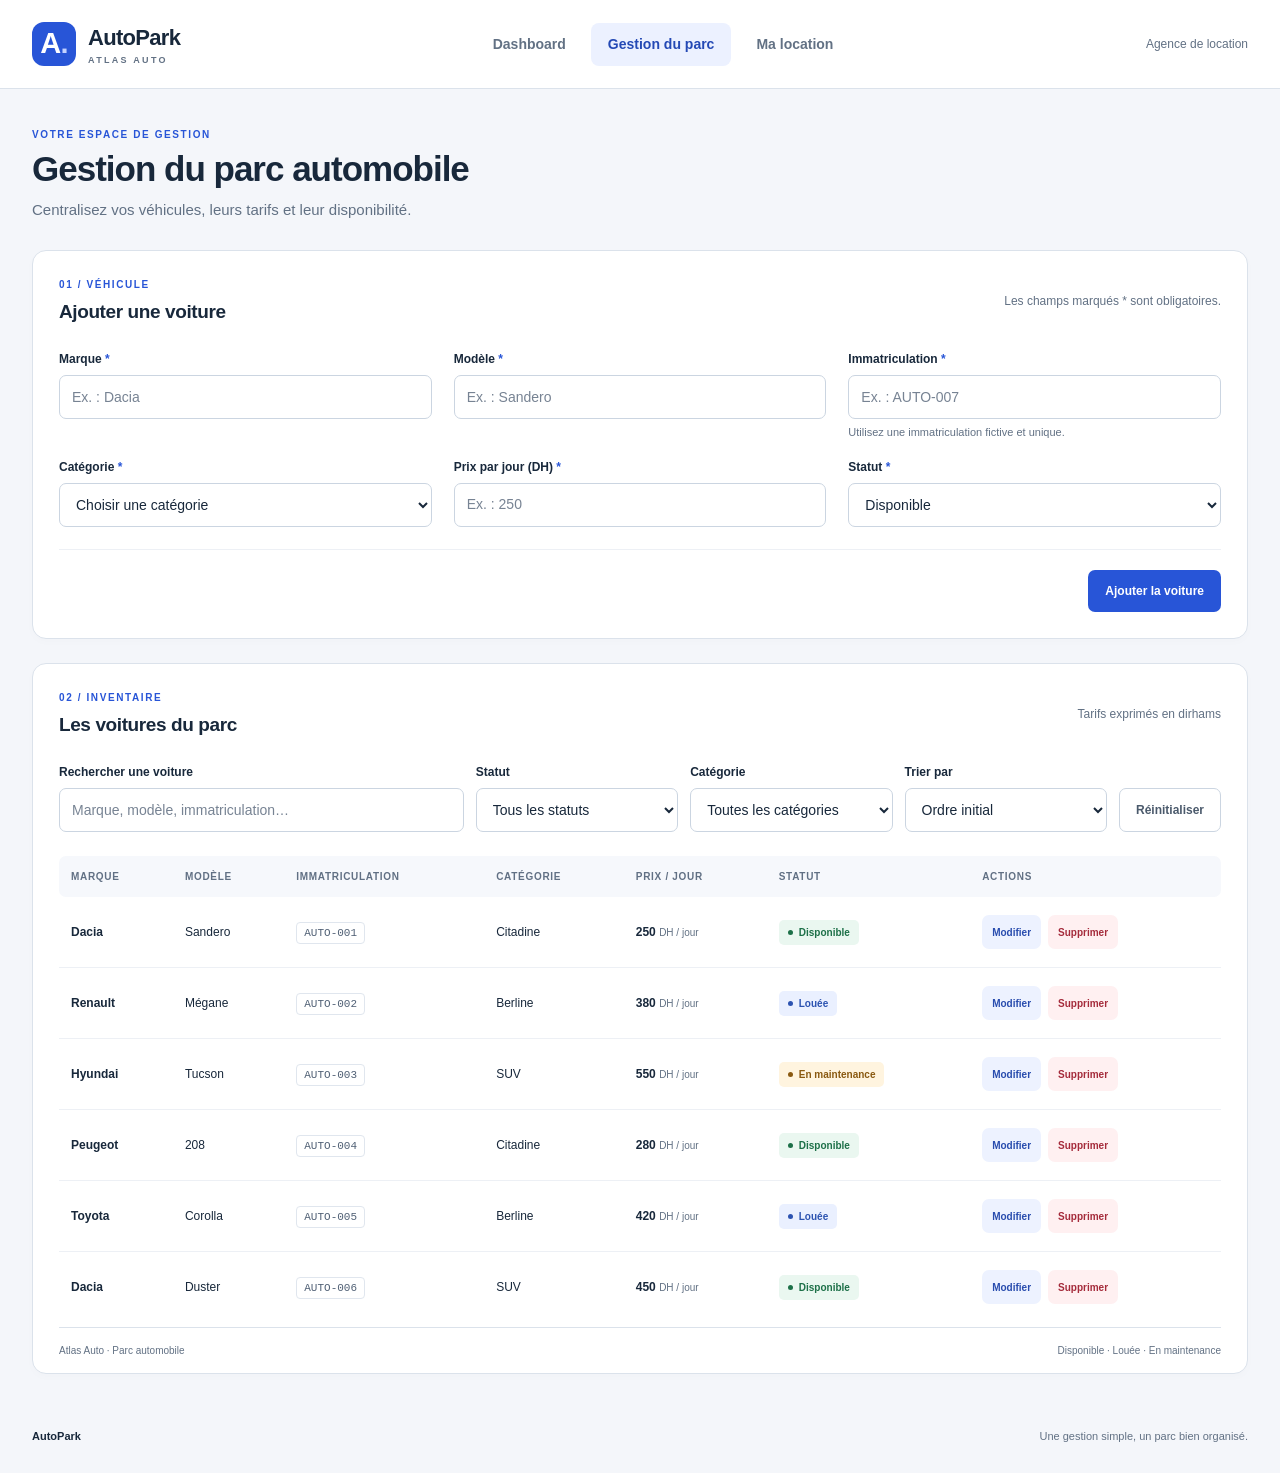
<file: voitures.html>
<!doctype html>
<html lang="fr">
  <head>
    <meta charset="UTF-8" />
    <meta name="viewport" content="width=device-width, initial-scale=1.0" />
    <meta
      name="description"
      content="AutoPark — Interface de gestion du parc automobile Atlas Auto."
    />
    <title>Gestion du parc · AutoPark</title>
    <link rel="icon" href="data:," />
    <link rel="stylesheet" href="css/style.css" />
    <script type="module" src="./js/voitures.js"></script>
  </head>
  <body>
    <a class="skip-link" href="#contenu">Aller au contenu</a>
    <header class="site-header">
      <div class="container header-content">
        <a
          class="brand"
          href="voitures.html"
          aria-label="AutoPark — Gestion du parc"
        >
          <span class="brand-mark" aria-hidden="true">A<span>.</span></span>
          <span>AutoPark<small>ATLAS AUTO</small></span>
        </a>
        <nav aria-label="Navigation principale">
          <!-- index.html est le dashboard à créer par l'apprenant. -->
          <a href="index.html">Dashboard</a>
          <a href="voitures.html" aria-current="page">Gestion du parc</a>
          <a href="malocation.html">Ma location</a>
        </nav>
        <span class="agency-label">Agence de location</span>
      </div>
    </header>

    <main id="contenu" class="container main-content">
      <section class="page-intro" aria-labelledby="titre-page">
        <p class="eyebrow">VOTRE ESPACE DE GESTION</p>
        <h1 id="titre-page">Gestion du parc automobile</h1>
        <p>Centralisez vos véhicules, leurs tarifs et leur disponibilité.</p>
      </section>

      <section class="panel" aria-labelledby="titre-formulaire">
        <div class="section-heading">
          <div>
            <p class="eyebrow">01 / VÉHICULE</p>
            <h2 id="titre-formulaire">Ajouter une voiture</h2>
          </div>
          <span class="section-note"
            >Les champs marqués * sont obligatoires.</span
          >
        </div>
        <!-- TODO JS : gérer submit, valider, ajouter ou modifier une voiture. -->
        <form id="formulaire-voiture" novalidate>
          <input type="hidden" id="voiture-id" name="id" value="" />
          <div class="form-grid">
            <div class="field">
              <label for="marque"
                >Marque <span aria-hidden="true">*</span></label
              >
              <input
                id="marque"
                name="marque"
                type="text"
                placeholder="Ex. : Dacia"
                required
                aria-describedby="erreur-marque"
              />
              <small id="erreur-marque" class="field-error"></small>
            </div>
            <div class="field">
              <label for="modele"
                >Modèle <span aria-hidden="true">*</span></label
              >
              <input
                id="modele"
                name="modele"
                type="text"
                placeholder="Ex. : Sandero"
                required
                aria-describedby="erreur-modele"
              />
              <small id="erreur-modele" class="field-error"></small>
            </div>
            <div class="field">
              <label for="immatriculation"
                >Immatriculation <span aria-hidden="true">*</span></label
              >
              <input
                id="immatriculation"
                name="immatriculation"
                type="text"
                placeholder="Ex. : AUTO-007"
                required
                aria-describedby="aide-immatriculation erreur-immatriculation"
              />
              <small id="aide-immatriculation" class="field-help"
                >Utilisez une immatriculation fictive et unique.</small
              >
              <small id="erreur-immatriculation" class="field-error"></small>
            </div>
            <div class="field">
              <label for="categorie"
                >Catégorie <span aria-hidden="true">*</span></label
              >
              <select
                id="categorie"
                name="categorie"
                required
                aria-describedby="erreur-categorie"
              >
                <option value="">Choisir une catégorie</option>
                <option value="Citadine">Citadine</option>
                <option value="Berline">Berline</option>
                <option value="SUV">SUV</option>
              </select>
              <small id="erreur-categorie" class="field-error"></small>
            </div>
            <div class="field">
              <label for="prix-jour"
                >Prix par jour (DH) <span aria-hidden="true">*</span></label
              >
              <input
                id="prix-jour"
                name="prixJour"
                type="number"
                min="0.01"
                step="0.01"
                placeholder="Ex. : 250"
                required
                aria-describedby="erreur-prix-jour"
              />
              <small id="erreur-prix-jour" class="field-error"></small>
            </div>
            <div class="field">
              <label for="statut"
                >Statut <span aria-hidden="true">*</span></label
              >
              <select
                id="statut"
                name="statut"
                required
                aria-describedby="erreur-statut"
              >
                <option value="Disponible">Disponible</option>
                <option value="Louée">Louée</option>
                <option value="En maintenance">En maintenance</option>
              </select>
              <small id="erreur-statut" class="field-error"></small>
            </div>
          </div>
          <div class="form-footer">
            <p
              id="message-formulaire"
              class="feedback"
              role="status"
              aria-live="polite"
            ></p>
            <div class="form-actions">
              <!-- Retirer hidden en JavaScript pendant une modification. -->
              <button
                id="annuler-modification"
                class="button button-secondary"
                type="button"
                hidden
              >
                Annuler la modification
              </button>
              <button
                id="bouton-enregistrer"
                class="button button-primary"
                type="submit"
              >
                Ajouter la voiture
              </button>
            </div>
          </div>
        </form>
      </section>

      <section class="panel inventory-panel" aria-labelledby="titre-inventaire">
        <div class="section-heading">
          <div>
            <p class="eyebrow">02 / INVENTAIRE</p>
            <h2 id="titre-inventaire">Les voitures du parc</h2>
          </div>
          <span class="section-note">Tarifs exprimés en dirhams</span>
        </div>
        <!-- TODO JS : combiner recherche, filtres et tri. -->
        <div class="toolbar">
          <div class="field search-field">
            <label for="recherche">Rechercher une voiture</label>
            <input
              id="recherche"
              type="search"
              placeholder="Marque, modèle, immatriculation…"
            />
          </div>
          <div class="field">
            <label for="filtre-statut">Statut</label>
            <select id="filtre-statut">
              <option value="">Tous les statuts</option>
              <option value="Disponible">Disponible</option>
              <option value="Louée">Louée</option>
              <option value="En maintenance">En maintenance</option>
            </select>
          </div>
          <div class="field">
            <label for="filtre-categorie">Catégorie</label>
            <select id="filtre-categorie">
              <option value="">Toutes les catégories</option>
              <option value="Citadine">Citadine</option>
              <option value="Berline">Berline</option>
              <option value="SUV">SUV</option>
            </select>
          </div>
          <div class="field">
            <label for="tri-prix">Trier par</label>
            <select id="tri-prix">
              <option value="">Ordre initial</option>
              <option value="croissant">Prix croissant</option>
              <option value="decroissant">Prix décroissant</option>
            </select>
          </div>
          <button
            id="reinitialiser-filtres"
            type="button"
            class="button button-secondary"
          >
            Réinitialiser
          </button>
        </div>
        <p
          id="message-parc"
          class="feedback inventory-feedback"
          role="status"
          aria-live="polite"
        ></p>
        <div
          class="table-scroll"
          role="region"
          aria-label="Tableau des voitures : défilement horizontal possible"
          tabindex="0"
        >
          <table>
            <caption class="sr-only">
              Liste des voitures du parc et actions de gestion
            </caption>
            <thead>
              <tr>
                <th scope="col">Marque</th>
                <th scope="col">Modèle</th>
                <th scope="col">Immatriculation</th>
                <th scope="col">Catégorie</th>
                <th scope="col">Prix / jour</th>
                <th scope="col">Statut</th>
                <th scope="col">Actions</th>
              </tr>
            </thead>
            <!-- Lignes de démonstration statiques : à remplacer par un affichage JS.
               data-id identifie la voiture ; data-action indique l'action. -->
            <tbody id="liste-voitures">

            </tbody>
          </table>
        </div>
        <!-- TODO JS : afficher ce message si le parc ou le résultat est vide. -->
        <div id="etat-vide" class="empty-state" hidden>
          <h3>Aucune voiture à afficher</h3>
          <p id="texte-etat-vide">
            Ajoutez une voiture ou modifiez vos critères de recherche.
          </p>
        </div>
        <div class="table-footer">
          <span>Atlas Auto · Parc automobile</span
          ><span>Disponible · Louée · En maintenance</span>
        </div>
      </section>
    </main>
    <footer class="site-footer container">
      <span>AutoPark</span>
      <p>Une gestion simple, un parc bien organisé.</p>
    </footer>
  </body>
</html>
</file>
<file: css/style.css>
:root {
  --page: #f4f6fa;
  --surface: #ffffff;
  --text: #18283b;
  --muted: #627184;
  --border: #dbe2eb;
  --primary: #2855d7;
  --primary-dark: #1e41a6;
  --radius: 14px;
}
* {
  box-sizing: border-box;
}
body {
  margin: 0;
  background: var(--page);
  color: var(--text);
  font-family: Arial, Helvetica, sans-serif;
  font-size: 14px;
  line-height: 1.5;
}
button,
input,
select {
  font: inherit;
}
a {
  color: inherit;
}
button,
select {
  cursor: pointer;
}
button {
  border: 0;
}
[hidden] {
  display: none !important;
}
.container {
  width: min(1240px, calc(100% - 64px));
  margin: 0 auto;
}
.site-header {
  background: var(--surface);
  border-bottom: 1px solid var(--border);
}
.header-content {
  min-height: 88px;
  display: flex;
  align-items: center;
  justify-content: space-between;
  gap: 28px;
}
.brand {
  display: flex;
  gap: 12px;
  align-items: center;
  text-decoration: none;
  font-size: 22px;
  font-weight: 800;
  letter-spacing: -0.7px;
}
.brand-mark {
  display: flex;
  align-items: center;
  justify-content: center;
  width: 44px;
  height: 44px;
  border-radius: 12px;
  background: var(--primary);
  color: white;
  font-size: 29px;
}
.brand-mark span {
  color: #c4d2ff;
}
.brand small {
  display: block;
  color: var(--muted);
  font-size: 9px;
  letter-spacing: 2.3px;
}
nav {
  display: flex;
  gap: 8px;
}
nav a {
  padding: 11px 17px;
  border-radius: 8px;
  color: var(--muted);
  font-weight: 700;
  text-decoration: none;
}
nav a:hover {
  background: #f2f5fb;
  color: var(--text);
}
nav a[aria-current="page"] {
  background: #ecf1ff;
  color: #2449b5;
}
.agency-label {
  color: var(--muted);
  font-size: 12px;
}
.main-content {
  padding-top: 38px;
  padding-bottom: 30px;
}
.page-intro {
  margin-bottom: 28px;
}
.eyebrow {
  margin: 0 0 6px;
  color: var(--primary);
  font-size: 10px;
  font-weight: 800;
  letter-spacing: 1.6px;
}
h1,
h2,
h3,
p {
  margin-top: 0;
}
h1 {
  margin-bottom: 9px;
  font-size: clamp(26px, 3vw, 35px);
  line-height: 1.2;
  letter-spacing: -1px;
}
.page-intro > p:last-child {
  margin-bottom: 0;
  color: var(--muted);
  font-size: 15px;
}
h2 {
  margin-bottom: 0;
  font-size: 19px;
  letter-spacing: -0.4px;
}
.panel {
  padding: 26px;
  margin-bottom: 24px;
  border: 1px solid var(--border);
  border-radius: var(--radius);
  background: var(--surface);
  box-shadow: 0 3px 10px #18283b04;
}
.section-heading {
  display: flex;
  justify-content: space-between;
  align-items: center;
  gap: 16px;
  margin-bottom: 24px;
}
.section-note {
  color: var(--muted);
  font-size: 12px;
}
.form-grid {
  display: grid;
  grid-template-columns: repeat(3, minmax(0, 1fr));
  gap: 17px 22px;
}
.field {
  display: flex;
  flex-direction: column;
  min-width: 0;
}
label {
  margin-bottom: 7px;
  font-size: 12px;
  font-weight: 700;
}
label span {
  color: var(--primary);
}
input,
select {
  width: 100%;
  min-height: 44px;
  padding: 10px 12px;
  border: 1px solid #cbd5e1;
  border-radius: 7px;
  background: white;
  color: var(--text);
}
input::placeholder {
  color: #778393;
}
input:focus,
select:focus {
  outline: 3px solid #dce5ff;
  border-color: var(--primary);
}
input[aria-invalid="true"],
select[aria-invalid="true"] {
  border-color: #b42336;
}
.field-help {
  margin-top: 5px;
  color: var(--muted);
  font-size: 11px;
}
.field-error {
  margin-top: 5px;
  color: #ae2134;
  font-size: 12px;
}
.field-error:empty {
  display: none;
}
.form-footer {
  display: flex;
  justify-content: space-between;
  align-items: center;
  gap: 18px;
  border-top: 1px solid #edf0f5;
  padding-top: 20px;
  margin-top: 22px;
}
.form-actions {
  display: flex;
  gap: 10px;
  margin-left: auto;
}
.button {
  display: inline-flex;
  align-items: center;
  justify-content: center;
  min-height: 42px;
  padding: 10px 16px;
  border: 1px solid transparent;
  border-radius: 7px;
  font-weight: 700;
  font-size: 12px;
  white-space: nowrap;
}
.button-primary {
  background: var(--primary);
  color: white;
}
.button-primary:hover {
  background: var(--primary-dark);
}
.button-secondary {
  background: white;
  border-color: #cbd5e1;
  color: #4b5a6c;
}
.button-secondary:hover {
  background: #f3f6fa;
}
.button-edit {
  background: #edf2ff;
  color: #284cae;
}
.button-edit:hover {
  background: #dee7ff;
}
.button-delete {
  background: #fff0f1;
  color: #a52b3b;
}
.button-delete:hover {
  background: #ffdde1;
}
.feedback {
  margin: 0;
  font-size: 13px;
}
.feedback.success {
  color: #167348;
}
.feedback.error {
  color: #ae2134;
}
.inventory-panel {
  padding-bottom: 0;
  overflow: hidden;
}
.toolbar {
  display: grid;
  grid-template-columns: minmax(210px, 2fr) repeat(3, minmax(130px, 1fr)) auto;
  align-items: end;
  gap: 12px;
  margin-bottom: 24px;
}
.toolbar .button {
  min-height: 44px;
}
.inventory-feedback:not(:empty) {
  margin-bottom: 16px;
}
.table-scroll {
  overflow-x: auto;
}
table {
  width: 100%;
  border-collapse: collapse;
  text-align: left;
  white-space: nowrap;
}
th {
  padding: 13px 12px;
  background: #f6f8fc;
  color: #617084;
  font-size: 10px;
  text-transform: uppercase;
  letter-spacing: 0.7px;
}
th:first-child {
  border-radius: 7px 0 0 7px;
}
th:last-child {
  border-radius: 0 7px 7px 0;
}
td {
  padding: 18px 12px;
  border-bottom: 1px solid #edf0f5;
  font-size: 12px;
}
tbody tr:last-child td {
  border-bottom: none;
}
tbody tr:hover {
  background: #fbfcff;
}
.registration {
  padding: 4px 7px;
  border: 1px solid #e0e6ee;
  border-radius: 4px;
  color: #506075;
  font-family: monospace;
  font-size: 11px;
}
.price {
  font-weight: 700;
}
.price span {
  font-size: 10px;
  font-weight: 400;
  color: var(--muted);
}
.badge {
  display: inline-flex;
  align-items: center;
  gap: 6px;
  padding: 5px 9px;
  border-radius: 5px;
  font-weight: 700;
  font-size: 10px;
}
.badge::before {
  content: "";
  width: 5px;
  height: 5px;
  border-radius: 50%;
  background: currentColor;
}
.badge-disponible {
  background: #eaf7f0;
  color: #1d7048;
}
.badge-louee {
  background: #eaf0ff;
  color: #2c53b1;
}
.badge-maintenance {
  background: #fff4df;
  color: #8a5910;
}
.row-actions {
  display: flex;
  gap: 7px;
}
.row-actions .button {
  min-height: 34px;
  padding: 7px 9px;
  font-size: 10px;
}
.empty-state {
  padding: 36px 16px;
  text-align: center;
  color: var(--muted);
}
.empty-state h3 {
  color: var(--text);
  font-size: 16px;
}
.empty-state p {
  margin-bottom: 0;
}
.table-footer {
  display: flex;
  justify-content: space-between;
  gap: 12px;
  margin-top: 5px;
  padding: 15px 0;
  border-top: 1px solid var(--border);
  color: var(--muted);
  font-size: 10px;
}
.site-footer {
  display: flex;
  justify-content: space-between;
  gap: 16px;
  padding-bottom: 28px;
  color: var(--muted);
  font-size: 11px;
}
.site-footer > span {
  color: var(--text);
  font-weight: 800;
}
.site-footer p {
  margin: 0;
}
:focus-visible {
  outline: 3px solid #2855d7;
  outline-offset: 3px;
}
.sr-only {
  position: absolute;
  width: 1px;
  height: 1px;
  padding: 0;
  margin: -1px;
  overflow: hidden;
  clip: rect(0, 0, 0, 0);
  white-space: nowrap;
  border: 0;
}
.skip-link {
  position: absolute;
  top: 8px;
  left: 8px;
  z-index: 10;
  padding: 10px;
  background: white;
  transform: translateY(-160%);
}
.skip-link:focus {
  transform: translateY(0);
}
@media (max-width: 1100px) {
  .toolbar {
    grid-template-columns: repeat(3, minmax(0, 1fr));
  }
  .search-field {
    grid-column: span 2;
  }
  .agency-label {
    display: none;
  }
}
@media (max-width: 760px) {
  .container {
    width: calc(100% - 32px);
  }
  .header-content {
    flex-wrap: wrap;
    gap: 14px;
    padding: 18px 0;
  }
  nav {
    width: 100%;
  }
  nav a {
    flex: 1;
    text-align: center;
    padding: 10px;
  }
  .main-content {
    padding-top: 28px;
  }
  .panel {
    padding: 20px;
  }
  .inventory-panel {
    padding-bottom: 0;
  }
  .section-heading {
    align-items: flex-start;
    flex-direction: column;
    gap: 8px;
  }
  .form-grid {
    grid-template-columns: repeat(2, minmax(0, 1fr));
  }
  .toolbar {
    grid-template-columns: repeat(2, minmax(0, 1fr));
  }
  .search-field {
    grid-column: 1 / -1;
  }
  .table-footer {
    flex-direction: column;
    gap: 4px;
  }
}
@media (max-width: 480px) {
  .form-grid,
  .toolbar {
    grid-template-columns: 1fr;
  }
  .form-footer,
  .form-actions {
    flex-direction: column;
    align-items: stretch;
    width: 100%;
  }
  .form-actions {
    margin-left: 0;
  }
  .site-footer {
    flex-direction: column;
    gap: 5px;
  }
}
</file>
